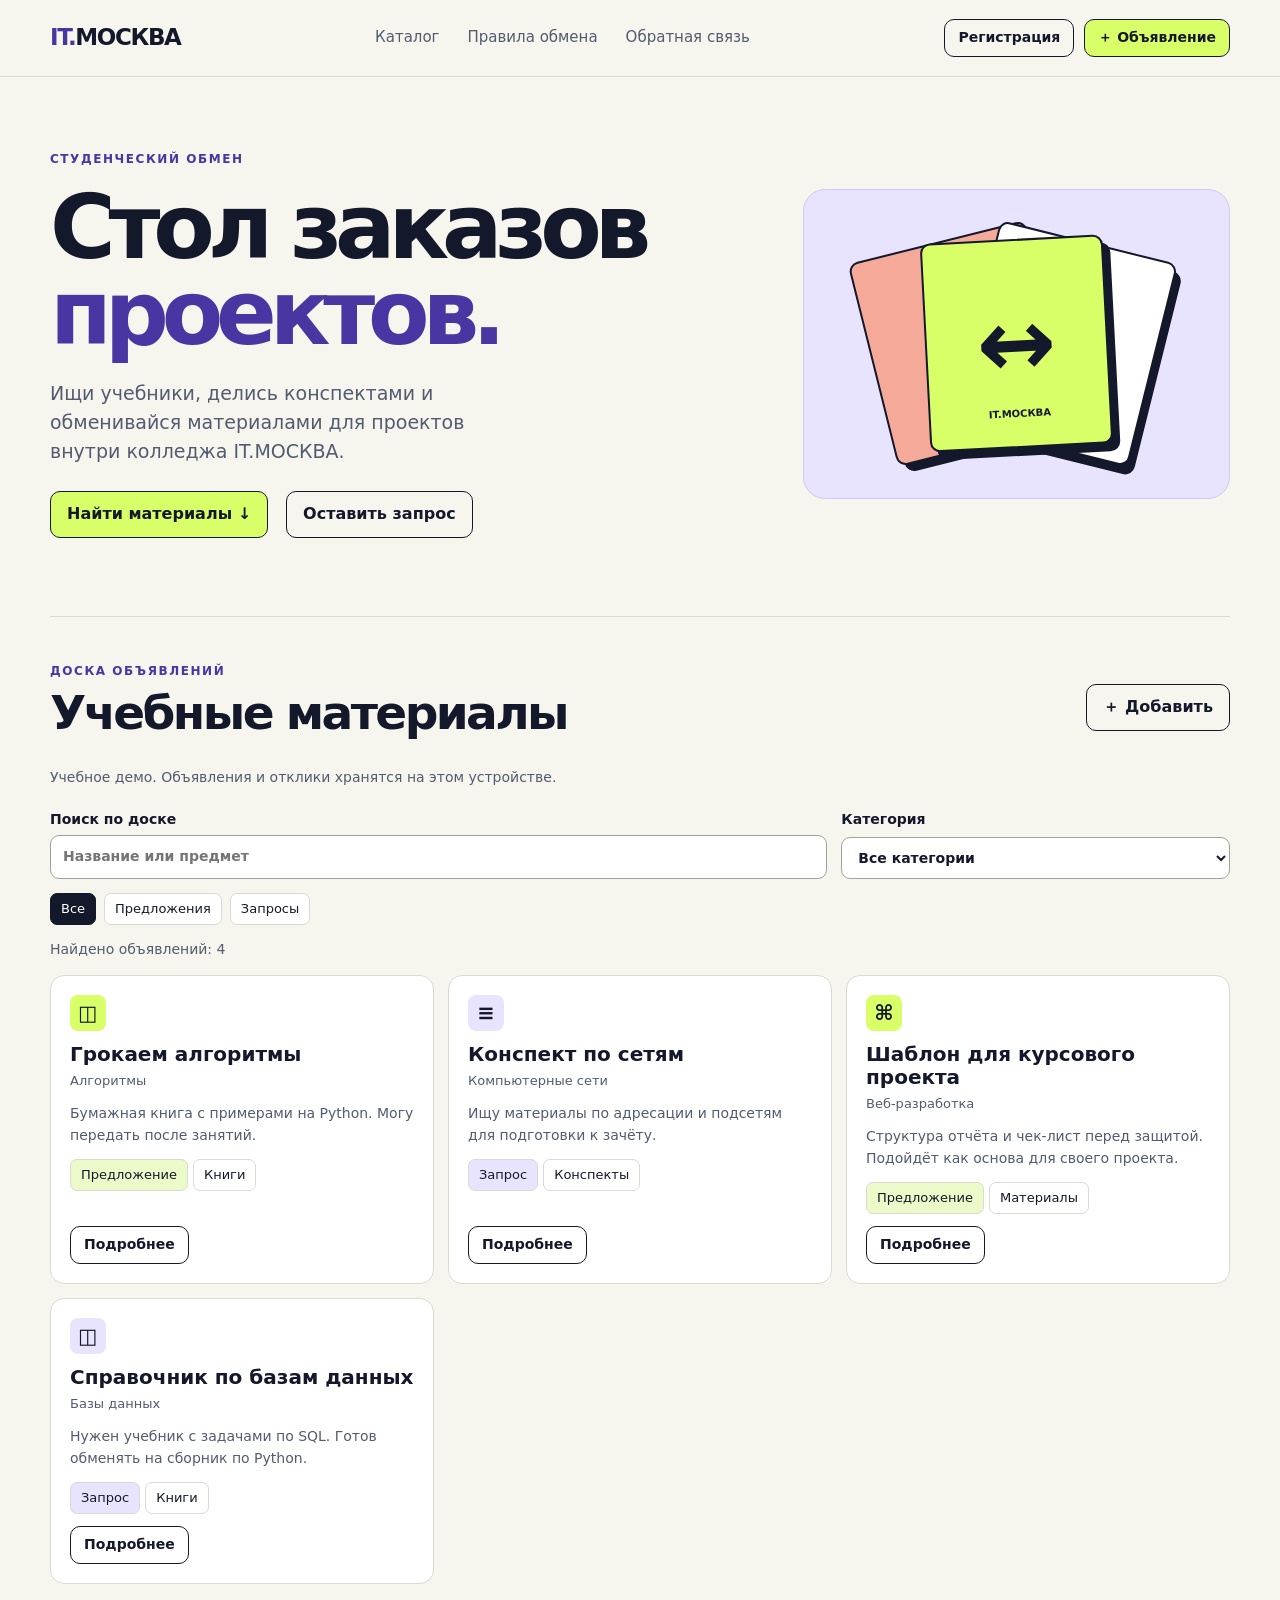
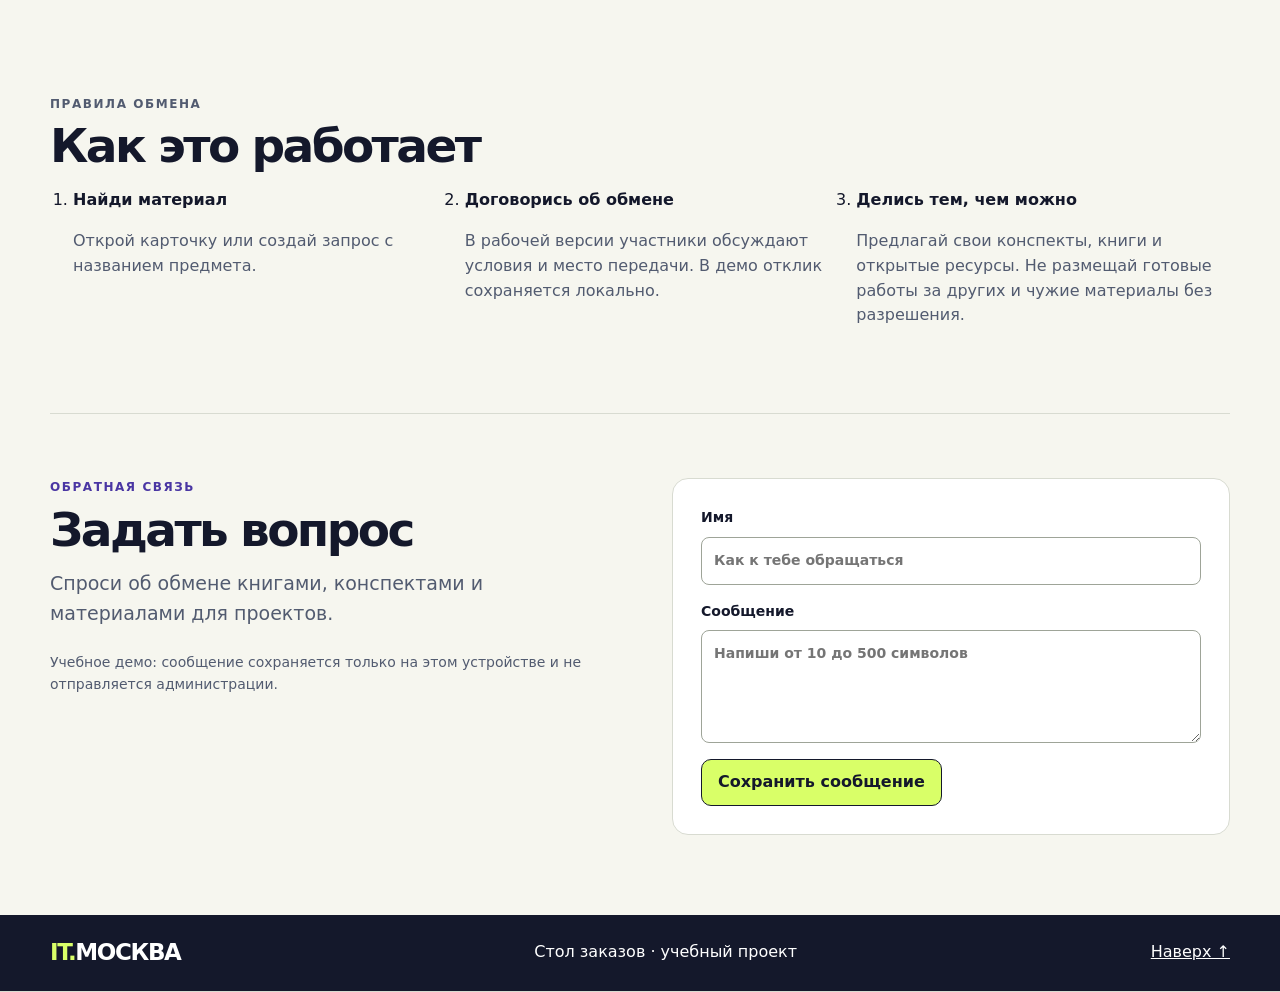
<file: it-moscow/front/index.html>
<!doctype html>
<html lang="ru">
<head>
<meta charset="utf-8"><meta name="viewport" content="width=device-width,initial-scale=1">
<title>Стол заказов · IT.МОСКВА</title>
<meta name="description" content="Доска обмена учебниками, конспектами и материалами для студенческих проектов IT.МОСКВА.">
<link rel="stylesheet" href="styles/main.css"><script src="scripts/main.js" defer></script>
</head>
<body>
<a class="skip" href="#main">К содержанию</a>
<header><div class="wrap top"><a class="brand" href="#main"><span>IT.</span>МОСКВА</a><nav aria-label="Разделы"><a href="#catalog">Каталог</a><a href="#rules">Правила обмена</a><a href="#feedback">Обратная связь</a></nav><div class="header-actions"><button class="button small" type="button" id="open-registration">Регистрация</button><button class="button primary small" type="button" data-publish>＋ Объявление</button></div></div></header>
<main id="main">
<section class="hero wrap" aria-labelledby="hero-title">
<div><p class="eyebrow">СТУДЕНЧЕСКИЙ ОБМЕН</p><h1 id="hero-title">Стол заказов<br><em>проектов.</em></h1><p class="lede">Ищи учебники, делись конспектами и обменивайся материалами для проектов внутри колледжа IT.МОСКВА.</p><div class="actions"><a class="button primary" href="#catalog">Найти материалы ↓</a><button class="button" data-publish type="button">Оставить запрос</button></div></div>
<div class="hero-art" aria-hidden="true"><span class="book back"></span><span class="book middle"></span><span class="book front"><span>↔</span><small>IT.МОСКВА</small></span></div>
</section>
<section id="catalog" class="catalog wrap" aria-labelledby="catalog-title">
<div class="section-top"><div><p class="eyebrow">ДОСКА ОБЪЯВЛЕНИЙ</p><h2 id="catalog-title">Учебные материалы</h2></div><button class="button" type="button" data-publish>＋ Добавить</button></div>
<p class="notice">Учебное демо. Объявления и отклики хранятся на этом устройстве.</p>
<div class="filters"><label class="search"><span>Поиск по доске</span><input id="search" type="search" placeholder="Название или предмет"></label><label><span>Категория</span><select id="category"><option value="">Все категории</option><option>Книги</option><option>Конспекты</option><option>Материалы</option></select></label></div>
<div class="tabs" aria-label="Тип объявления"><button type="button" data-type="" aria-pressed="true">Все</button><button type="button" data-type="offer" aria-pressed="false">Предложения</button><button type="button" data-type="request" aria-pressed="false">Запросы</button></div>
<p id="result" aria-live="polite" class="result"></p><div id="cards" class="cards"></div>
<noscript>Для работы каталога и объявлений включи JavaScript.</noscript>
</section>
<section class="rules wrap" id="rules"><p class="eyebrow">ПРАВИЛА ОБМЕНА</p><h2>Как это работает</h2><ol><li><strong>Найди материал</strong><p>Открой карточку или создай запрос с названием предмета.</p></li><li><strong>Договорись об обмене</strong><p>В рабочей версии участники обсуждают условия и место передачи. В демо отклик сохраняется локально.</p></li><li><strong>Делись тем, чем можно</strong><p>Предлагай свои конспекты, книги и открытые ресурсы. Не размещай готовые работы за других и чужие материалы без разрешения.</p></li></ol></section>
<section class="feedback wrap" id="feedback" aria-labelledby="feedback-title">
<div><p class="eyebrow">ОБРАТНАЯ СВЯЗЬ</p><h2 id="feedback-title">Задать вопрос</h2><p class="lede">Спроси об обмене книгами, конспектами и материалами для проектов.</p><p class="notice">Учебное демо: сообщение сохраняется только на этом устройстве и не отправляется администрации.</p></div>
<form id="feedback-form" novalidate>

<label>Имя<input name="name" required minlength="2" maxlength="50" autocomplete="given-name" placeholder="Как к тебе обращаться"></label>
<label>Сообщение<textarea name="message" rows="4" required minlength="10" maxlength="500" placeholder="Напиши от 10 до 500 символов"></textarea></label>
<p class="notice" data-feedback-note role="status"></p><button class="button primary" type="submit">Сохранить сообщение</button>
</form></section>
</main>
<footer><div class="wrap top"><span class="brand"><span>IT.</span>МОСКВА</span><span>Стол заказов · учебный проект</span><a href="#main">Наверх ↑</a></div></footer>
<dialog id="registration" aria-labelledby="registration-title">
<div class="dialog-top"><h2 id="registration-title">Регистрация</h2><button class="icon-btn" data-close type="button" aria-label="Закрыть регистрацию">×</button></div>
<p class="notice" id="registration-demo">Учебная регистрация: демопрофиль хранится только на этом устройстве. Пароль не сохраняется. Проверка студента и вход с других устройств пока не подключены.</p>
<form id="registration-form" novalidate aria-describedby="registration-demo">
<label>Имя<input name="studentName" autocomplete="given-name" required minlength="2" maxlength="50" placeholder="Как тебя зовут"></label>
<label>Email<input name="email" type="email" autocomplete="email" required maxlength="254" placeholder="student@example.com"></label>
<label>Учебная группа<input name="group" required minlength="2" maxlength="20" placeholder="Например, ИСП-21"></label>
<label>Пароль<input name="password" type="password" autocomplete="new-password" required minlength="8" maxlength="128" placeholder="От 8 символов, буква и цифра"></label>
<label>Повтори пароль<input name="confirmPassword" type="password" autocomplete="new-password" required maxlength="128" placeholder="Ещё раз тот же пароль"></label>
<p class="notice" data-registration-note role="status"></p><button class="button primary" type="submit">Зарегистрироваться</button>
</form>
<div id="registration-success" hidden>
<p class="success" id="registration-status" role="status"></p><dl class="profile"><dt>Имя</dt><dd id="profile-name"></dd><dt>Email</dt><dd id="profile-email"></dd><dt>Группа</dt><dd id="profile-group"></dd></dl>
<div class="actions"><button class="button primary" type="button" data-close>К материалам</button><button class="button small" id="another-profile" type="button">Другой демопрофиль</button></div>
</div></dialog>
<dialog id="editor"><form id="publish-form" novalidate>
<div class="dialog-top"><h2>Новое объявление</h2><button class="icon-btn" data-close type="button" aria-label="Закрыть">×</button></div>
<label>Тип объявления<select name="type" required><option value="request">Ищу материал</option><option value="offer">Предлагаю обмен</option></select></label>
<label>Категория<select name="category" required><option>Книги</option><option>Конспекты</option><option>Материалы</option></select></label>
<label>Название<input name="title" maxlength="80" required placeholder="Например, справочник по SQL"></label>
<label>Предмет<input name="course" maxlength="55" required placeholder="Например, базы данных"></label>
<label>Описание<textarea name="description" maxlength="320" rows="3" required placeholder="Что ищешь или что готов предложить"></textarea></label>
<p class="notice" data-form-note aria-live="polite"></p><button class="button primary" type="submit">Опубликовать</button></form></dialog>
<dialog id="details"><div class="dialog-top"><h2 id="detail-title"></h2><button class="icon-btn" data-close type="button" aria-label="Закрыть">×</button></div><p id="detail-meta" class="eyebrow"></p><p id="detail-description"></p><p id="detail-note" class="notice" aria-live="polite"></p><div class="actions"><button id="respond" class="button primary" type="button">Оставить отклик</button><button id="close-listing" class="button" type="button">Закрыть объявление</button></div></dialog>
</body></html>
</file>
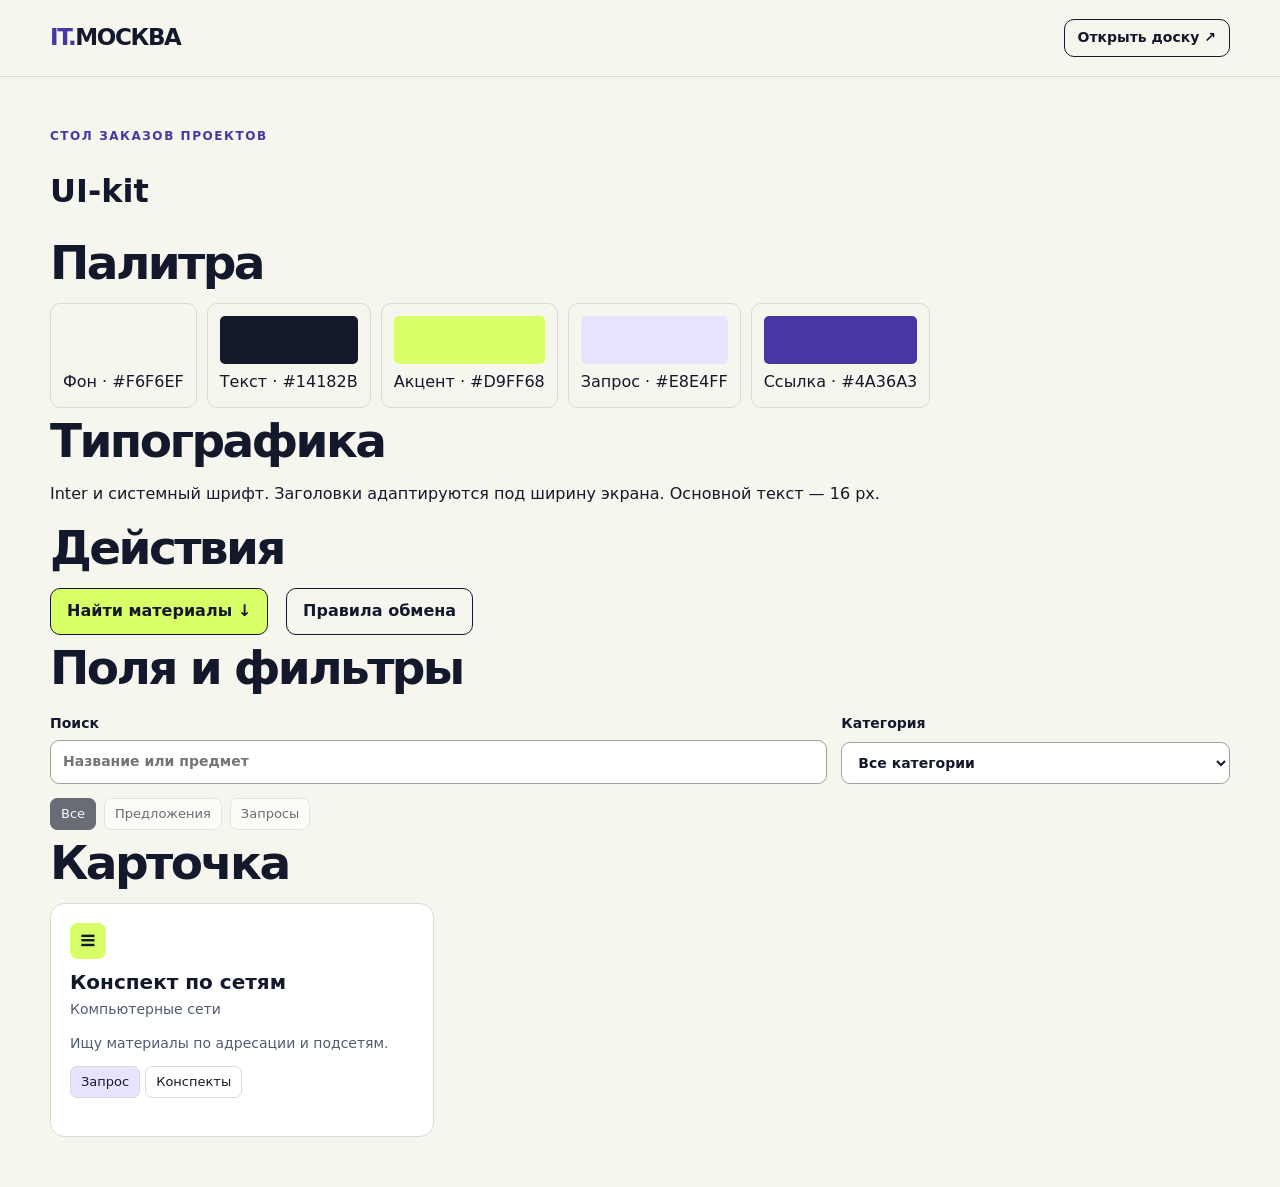
<file: UI-kit.html>
<!doctype html><html lang="ru"><head><meta charset="utf-8"><meta name="viewport" content="width=device-width,initial-scale=1"><title>UI-kit · Стол заказов IT.МОСКВА</title><link rel="stylesheet" href="it-moscow/front/styles/main.css"></head>
<body class="kit"><header><div class="wrap top"><a class="brand" href="it-moscow/front/index.html"><span>IT.</span>МОСКВА</a><a class="button small" href="it-moscow/front/index.html">Открыть доску ↗</a></div></header><main class="wrap"><p class="eyebrow">СТОЛ ЗАКАЗОВ ПРОЕКТОВ</p><h1>UI-kit</h1><h2>Палитра</h2><div class="palette"><div class="swatch"><span style="background:#f6f6ef"></span>Фон · #F6F6EF</div><div class="swatch"><span style="background:#14182b"></span>Текст · #14182B</div><div class="swatch"><span style="background:#d9ff68"></span>Акцент · #D9FF68</div><div class="swatch"><span style="background:#e8e4ff"></span>Запрос · #E8E4FF</div><div class="swatch"><span style="background:#4a36a3"></span>Ссылка · #4A36A3</div></div><h2>Типографика</h2><p>Inter и системный шрифт. Заголовки адаптируются под ширину экрана. Основной текст — 16 px.</p><h2>Действия</h2><div class="actions"><a class="button primary" href="it-moscow/front/index.html#catalog">Найти материалы ↓</a><a class="button" href="it-moscow/front/index.html#rules">Правила обмена</a></div><h2>Поля и фильтры</h2><div class="filters"><label>Поиск<input type="search" placeholder="Название или предмет"></label><label>Категория<select><option>Все категории</option><option>Книги</option><option>Конспекты</option><option>Материалы</option></select></label></div><div class="tabs"><button type="button" aria-pressed="true" disabled>Все</button><button type="button" disabled>Предложения</button><button type="button" disabled>Запросы</button></div><h2>Карточка</h2><div class="cards"><article class="card"><span class="card-icon">≡</span><h3>Конспект по сетям</h3><p>Компьютерные сети</p><p>Ищу материалы по адресации и подсетям.</p><div class="badges"><span class="chip request">Запрос</span><span class="chip">Конспекты</span></div></article></div></main></body></html>
</file>
<file: it-moscow/front/styles/main.css>
:root{font-family:Inter,system-ui,sans-serif;color:#14182b;background:#f6f6ef;--ink:#14182b;--muted:#525b70;--lime:#d9ff68;--line:#d8dbd1;--white:#fff;--lavender:#e8e4ff}
*{box-sizing:border-box}body{margin:0;line-height:1.55}a{color:inherit}button,input,select,textarea{font:inherit}button{cursor:pointer}button:disabled{opacity:.62;cursor:default}[hidden]{display:none!important}:focus-visible{outline:3px solid #5962b2;outline-offset:4px}.skip{position:absolute;z-index:3;background:var(--lime);padding:10px}.skip:not(:focus){clip-path:inset(50%);width:1px;height:1px;overflow:hidden}
.wrap{width:min(1180px,calc(100% - 64px));margin-inline:auto}header,footer{border-block-end:1px solid var(--line)}.top,.section-top,.dialog-top,.actions{display:flex;align-items:center;gap:18px;justify-content:space-between}.top{min-height:76px}.brand{text-decoration:none;font-size:23px;font-weight:900;letter-spacing:-.06em}.brand span{color:#4a36a3}nav{display:flex;gap:28px}nav a{text-decoration:none;color:var(--muted);font-size:15px}.button{display:inline-flex;align-items:center;justify-content:center;min-height:46px;padding:10px 16px;border:1px solid var(--ink);border-radius:10px;background:transparent;color:var(--ink);font-weight:700;text-decoration:none}.button:hover{background:#eceee5}.primary,.primary:hover{background:var(--lime);border-color:var(--ink)}.primary:hover{filter:brightness(.95)}.small{min-height:38px;padding:7px 13px;font-size:14px}.actions{justify-content:flex-start;flex-wrap:wrap}
.hero{display:grid;grid-template-columns:1.25fr .75fr;gap:42px;align-items:center;padding:73px 0 78px}.eyebrow{margin:0;color:#4a36a3;font-size:12px;font-weight:800;letter-spacing:.13em}.hero h1{font-size:clamp(46px,7vw,100px);line-height:.96;letter-spacing:-.08em;margin:15px 0 23px}.hero h1 em{font-style:normal;color:#4a36a3}.lede{font-size:19px;color:var(--muted);max-width:480px;margin:0 0 24px}.hero-art{position:relative;min-height:310px;display:grid;place-items:center;overflow:hidden;border:1px solid #d0c9f0;border-radius:22px;background:var(--lavender)}.book{position:absolute;width:43%;height:68%;border:2px solid var(--ink);border-radius:10px;box-shadow:7px 8px 0 var(--ink)}.book.back{background:#f4a999;transform:translateX(-30%) rotate(-14deg)}.book.middle{background:#fff;transform:translateX(26%) rotate(14deg)}.book.front{display:grid;place-items:center;background:var(--lime);transform:rotate(-3deg)}.book.front span{font-size:clamp(40px,8vw,95px);font-weight:900;line-height:1}.book.front small{position:absolute;bottom:12%;font-size:10px;font-weight:900}
.catalog{padding:45px 0 58px;border-top:1px solid var(--line)}h2{font-size:clamp(28px,4vw,47px);line-height:1.08;letter-spacing:-.055em;margin:8px 0 14px}.notice,.result{font-size:14px;color:var(--muted)}.filters{display:grid;grid-template-columns:minmax(0,2fr) minmax(0,1fr);gap:14px;margin:20px 0 14px}label{display:grid;gap:5px;font-size:14px;font-weight:700}input,select,textarea{width:100%;min-width:0;background:white;color:var(--ink);border:1px solid #9ea498;border-radius:9px;padding:10px 12px}textarea{resize:vertical}.tabs{display:flex;flex-wrap:wrap;gap:8px}.tabs button,.chip{padding:5px 10px;border-radius:7px;border:1px solid var(--line);background:var(--white);color:var(--ink);font-size:13px}.tabs button[aria-pressed=true]{background:var(--ink);color:white;border-color:var(--ink)}.cards{display:grid;grid-template-columns:repeat(3,minmax(0,1fr));gap:14px}.card{display:flex;flex-direction:column;align-items:flex-start;min-height:234px;padding:19px;background:var(--white);border:1px solid var(--line);border-radius:14px;overflow-wrap:anywhere}.card-icon{display:grid;place-items:center;width:36px;height:36px;border-radius:8px;background:var(--lime);font-size:21px;font-weight:800}.card[data-kind=request] .card-icon,.chip.request{background:var(--lavender)}.chip.offer{background:#ecfac9}.card h3{font-size:20px;line-height:1.16;margin:12px 0 5px}.card p{margin:0 0 12px;color:var(--muted);font-size:14px}.card .meta{font-size:13px}.card button{margin-top:auto}.card .badges{display:flex;gap:5px;flex-wrap:wrap}.empty{grid-column:1/-1;border:1px dashed #9ea498;border-radius:12px;padding:24px}.rules{padding:53px 0}.rules ol{display:grid;grid-template-columns:repeat(3,minmax(0,1fr));gap:18px;padding-left:23px}.rules li{padding-right:15px}.rules p{color:var(--muted)}footer{background:var(--ink);color:white}.top span.brand span{color:var(--lime)}
dialog{width:min(520px,calc(100% - 24px));max-height:92vh;border:1px solid var(--line);border-radius:16px;color:var(--ink);padding:22px;background:var(--white);overflow:auto}dialog::backdrop{background:#14182b88}.dialog-top h2{font-size:29px;margin:0 0 9px;overflow-wrap:anywhere}.icon-btn{border:0;background:transparent;font-size:28px;line-height:1;padding:6px;color:var(--ink)}dialog label{margin:10px 0}#detail-description{overflow-wrap:anywhere;white-space:pre-wrap}.kit main{padding:50px 0}.kit .palette{display:flex;flex-wrap:wrap;gap:10px}.swatch{min-width:120px;padding:12px;border:1px solid var(--line);border-radius:10px}.swatch span{display:block;height:48px;border-radius:5px;margin-bottom:6px}
@media(max-width:790px){.cards,.rules ol{grid-template-columns:repeat(2,minmax(0,1fr))}.hero{gap:20px}.hero-art{min-height:245px}}
@media(max-width:580px){.wrap{width:calc(100% - 32px)}.top{flex-wrap:wrap;gap:10px;padding:12px 0}.top nav{order:3;width:100%;gap:18px}.hero{grid-template-columns:1fr;padding:38px 0}.hero-art{min-height:186px}.book{width:34%}.catalog,.rules{padding-block:34px}.section-top{align-items:flex-start}.section-top .button{min-height:38px;padding:7px;font-size:12px}.filters,.cards,.rules ol{grid-template-columns:1fr}.card{min-height:205px}footer .top{align-items:flex-start;flex-direction:column}}

.feedback{display:grid;grid-template-columns:1fr 1fr;gap:64px;padding-top:64px;padding-bottom:80px;border-top:1px solid #D8DBD1}.feedback form{padding:28px;background:#fff;border:1px solid #D8DBD1;border-radius:16px}.feedback label{display:grid;gap:8px;margin-bottom:16px;font-weight:600}.feedback input,.feedback select,.feedback textarea{width:100%;box-sizing:border-box;font:inherit;border:1px solid #9EA498;border-radius:8px;padding:12px;background:#fff}.feedback textarea{resize:vertical}.field-error{display:block;color:#A12432;font-size:13px;font-weight:400;line-height:1.4}.field-error:empty{display:none}[aria-invalid="true"]{border-color:#A12432!important;outline-color:#A12432}.success{color:#27613C}.feedback .lede{font-size:19px}@media(max-width:790px){.feedback{grid-template-columns:1fr;gap:24px;padding-top:40px;padding-bottom:48px}.feedback form{padding:20px}}

.header-actions{display:flex;gap:10px;flex-wrap:wrap;align-items:center}#registration-form label{margin:12px 0}#registration-form .button{width:100%;margin-top:6px}.profile{margin:24px 0}.profile dt{font-size:13px;color:var(--muted);margin-top:12px}.profile dd{margin:0;font-weight:700;overflow-wrap:anywhere}#registration-status{padding:14px;background:#ECFAC9;border-radius:10px}#registration-demo{line-height:1.5}@media(max-width:790px){header .top{flex-wrap:wrap;padding-block:12px;gap:12px}header nav{order:3;width:100%;flex-wrap:wrap;gap:14px}header .header-actions{margin-left:auto}}@media(max-width:400px){header .brand{font-size:20px}.header-actions{gap:6px}.header-actions .button{padding:7px 9px;font-size:12px}}
</file>
